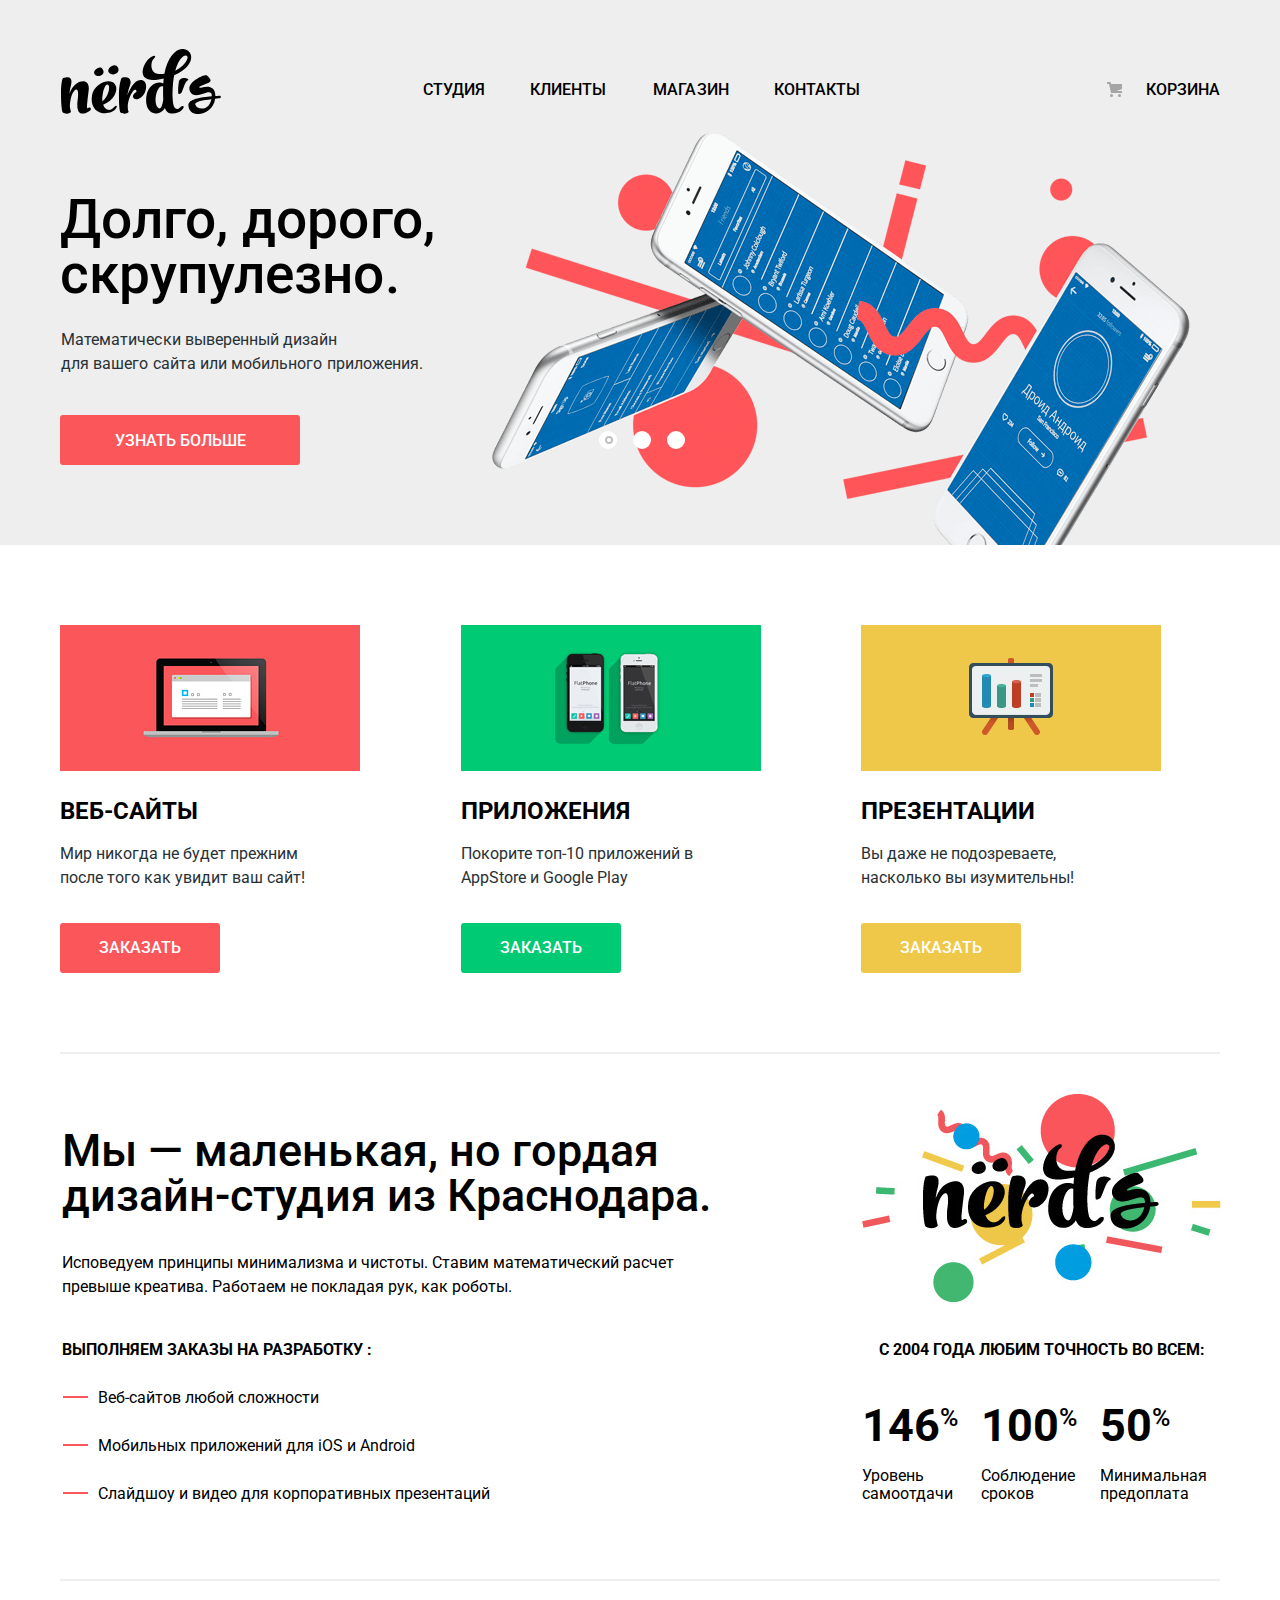
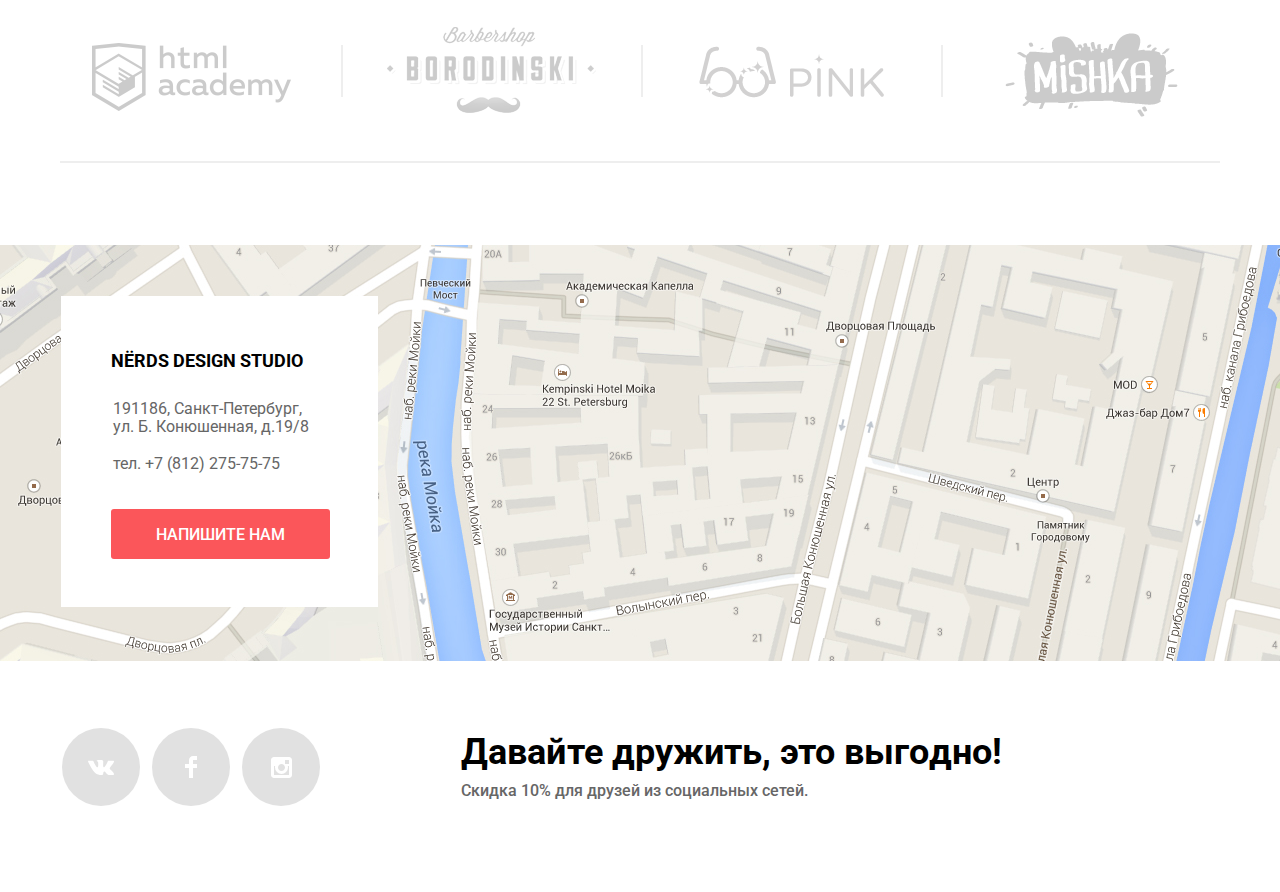
<file: index.html>
<!DOCTYPE html>
<html lang="ru">
  <head>
    <meta charset="utf-8">
    <title>Nerds</title>
	  <link href="https://fonts.googleapis.com/css?family=Roboto:400,500,700" rel="stylesheet">
    <link href="css/minnormalize.css" rel="stylesheet">
    <link href="css/minstyle.css" rel="stylesheet">
  </head>
  <body>
    <header class="page-header">
      <div class="container">
        <h1 class="visually-hidden">Nerds - дизайн студия из Краснодара</h1>
        <nav class="main-menu">
          <div class="main-header-logo">
            <a class="header-logo">
              <img src="img/nerds-logo.svg" width="160" height="65" alt="Nerds - дизайн студия">
            </a>
          </div>
          <div class="main-menu-wrapper">
            <ul class="main-menu-nav reset-list uppercase">
              <li><a href="#">Студия</a></li>
              <li><a href="#">Клиенты</a></li>
              <li><a href="catalog.html">Магазин</a></li>
              <li><a href="#">Контакты</a></li>
            </ul>
          </div>
          <div class="main-cart uppercase">
            <a href="#">Корзина</a>
          </div>
        </nav>
        <section class="slider">
          <div class="slider-container">
            <input class="visually-hidden slider-btn-1" type="radio" id="slider-btn-1" name="slider-btn" checked>
            <input class="visually-hidden slider-btn-2" type="radio" id="slider-btn-2" name="slider-btn">
            <input class="visually-hidden slider-btn-3" type="radio" id="slider-btn-3" name="slider-btn">
            <div class="slider-label">
              <label class="slider-label-item slider-item-1" for="slider-btn-1">1</label>
              <label class="slider-label-item slider-item-2" for="slider-btn-2">2</label>
              <label class="slider-label-item slider-item-3" for="slider-btn-3">3</label>
            </div>
            <ul class="slide reset-list">
              <li class="slide-text">
                <b class="slide-title">Долго, дорого,<br> скрупулезно.</b>
                <p>Математически выверенный дизайн<br> для вашего сайта или мобильного приложения.</p>
                <a class="btn uppercase" href="#">Узнать больше</a>
              </li>
              <li class="slide-text">
                <b class="slide-title">Любим математику как никто другой</b>
                <p>Никакого креатива, только математические формулы для расчета идеальных пропорций</p>
                <a class="btn uppercase" href="#">Узнать больше</a>
              </li>
              <li class="slide-text">
                <b class="slide-title">Только ночь,<br> только хардкор!</b>
                <p>Работать днем, как все? Мы против этого.<br>Ближе к полуночи работа только начинается.</p>
                <a class="btn uppercase" href="#">Узнать больше</a>
              </li>
            </ul>
          </div>
        </section>
      </div>
    </header>
    <main>
      <div class="container">
        <section class="promo-block">
          <ul class="reset-list promo-list">
            <li class="promo-item promo-item-site">
              <h2 class="uppercase">Веб-сайты</h2>
              <p>Мир никогда не будет прежним после того как увидит ваш сайт!</p>
              <a class="btn btn-first uppercase" href="#">Заказать</a>
            </li>
            <li class="promo-item promo-item-app">
              <h2 class="uppercase">Приложения</h2>
              <p>Покорите топ-10 приложений в AppStore и Google Play</p>
              <a class="btn btn-second uppercase" href="#">Заказать</a>
            </li>
            <li class="promo-item promo-item-presentation">
			        <h2 class="uppercase">Презентации</h2>
			        <p>Вы даже не подозреваете, насколько вы изумительны!</p>
			        <a class="btn btn-third uppercase" href="#">Заказать</a>
            </li>
           </ul>
         </section>
         <section class="about-us">
           <h2 class="visually-hidden">О нас</h2>
           <div class="about-us-left">
             <b class="left-title">Мы&nbsp;&mdash; маленькая, но гордая дизайн-студия из Краснодара.</b>
             <p class="left-text">Исповедуем принципы минимализма и чистоты. Ставим математический расчет превыше креатива. Работаем не покладая рук, как роботы.</p>
             <h3>Выполняем заказы на разработку :</h3>
             <ul class="about-us-list">
               <li class="about-us-list-item">
                 Веб-сайтов любой сложности
               </li>
               <li class="about-us-list-item">
                 Мобильных приложений для iOS и Android
               </li>
               <li class="about-us-list-item">
                 Слайдшоу и видео для корпоративных презентаций
               </li>
             </ul>
           </div>
           <div class="indicators">
             <img src="img/nerds-illustration.jpg" alt="Картинка логотипа" width="360" height="208">
             <b class="tagline uppercase">С 2004 года любим точность во всем:</b>
             <table>
               <tr class="about-us-right">
                 <th class="numbers">146<sup>%</sup></th>
                 <th class="numbers">100<sup>%</sup></th>
                 <th class="numbers">50<sup>%</sup></th>
               </tr>
               <tr>
                 <td class="description">Уровень самоотдачи</td>
                 <td class="description">Соблюдение сроков</td>
                 <td class="description">Минимальная предоплата</td>
               </tr>
             </table>
           </div>
         </section>
         <section class="partners">
           <h2 class="visually-hidden">Мы сотрудничаем с...</h2>
           <ul class="partners-list reset-list">
             <li class="partners-item">
               <a href="https://htmlacademy.ru/intensive/htmlcss">
                 <img src="img/logo-1.png" width="199" height="68" alt="html academy">
               </a>
             </li>
             <li class="partners-item">
               <a href="#">
                 <img src="img/logo-2.png" width="209" height="90" alt="borodinski">
               </a>
             </li>
             <li class="partners-item">
               <a href="#">
                 <img src="img/logo-3.png" width="185" height="52" alt="pink">
               </a>
             </li>
             <li class="partners-item">
               <a href="#">
                 <img src="img/logo-4.png" width="173" height="84" alt="mishka">
               </a>
             </li>
           </ul>
         </section>
       </div>
       <section class="map">
         <h2 class="visually-hidden">Гдe нас найти</h2>
         <div class="container map-block">
           <section class="contact">
             <h3 class="uppercase">Nёrds design studio</h3>
             <p class="address">191186, Санкт-Петербург, ул. Б. Конюшенная, д.19/8</p>
             <a class="phone" href="tel:+78122757575">тел. +7 (812) 275-75-75</a>
             <a class="btn js-btn-popup uppercase" href="writeus.html">Напишите нам</a>
           </section>
         </div>
         <iframe src="https://www.google.com/maps/embed?pb=!1m18!1m12!1m3!1d1998.6037999040354!2d30.322010416394033!3d59.938716271971415!2m3!1f0!2f0!3f0!3m2!1i1024!2i768!4f13.1!3m3!1m2!1s0x4696310fca5ba729:0xea9c53d4493c879f!2sBolshaya+Konyushennaya+ul.%2C+19%2C+Sankt-Peterburg%2C+Russia%2C+191186!5e0!3m2!1sen!2s!4v1441888483426" class="iframe" width="1200" height="420"></iframe>
       </section>
   </main>
   <footer class="footer-page">
     <div class="container">
       <div class="footer-page-wrapper">
         <section class="social-offer">
           <h2 class="visually-hidden">Мы в социальных сетях</h2>
           <ul class="social-icon reset-list">
             <li class="social-btn">
               <a href="#">
                 <span class="visually-hidden">Vkontakt</span>
               </a>
             </li>
             <li class="social-btn">
               <a href="#">
                 <span class="visually-hidden">Facebook</span>
               </a>
             </li>
             <li class="social-btn">
               <a href="#">
                 <span class="visually-hidden">Instagram</span>
               </a>
             </li>
           </ul>
         </section>
         <section class="footer-offer">
           <p>Давайте дружить, это выгодно!</p>
           <p>Скидка 10% для друзей из социальных сетей.</p>
         </section>
       </div>
     </div>
   </footer>
   <div class="container">
     <section class="popup" hidden>
       <h2>Напишите нам</h2>
       <form class="feedback" action="https://echo.htmlacademy.ru" method="post" novalidate>
         <p class="feedback-item">
           <label for="feedback-name">Ваше имя:</label>
           <input type="text" class="feedback-input" id="feedback-name" name="name" placeholder="Имя Фамилия" required>
         </p>
         <p class="feedback-item">
           <label for="feedback-email">Ваш e-mail</label>
           <input type="email" class="feedback-input" id="feedback-email" name="e-mail" placeholder="email@example.com" required>
         </p>
         <p class="feedback-item">
           <label for="feedback-letter">Текст письма:</label>
           <textarea id="feedback-letter" name="letter" placeholder="В свободной форме"></textarea>
         </p>
         <button class="btn uppercase" type="submit">Отправить</button>
       </form>
       <button class="popup-close" type="button"><span class="visually-hidden">Закрыть</span></button>
     </section>
   </div>
   <script src="js/minscript.js"></script>
 </body>
</html>
</file>
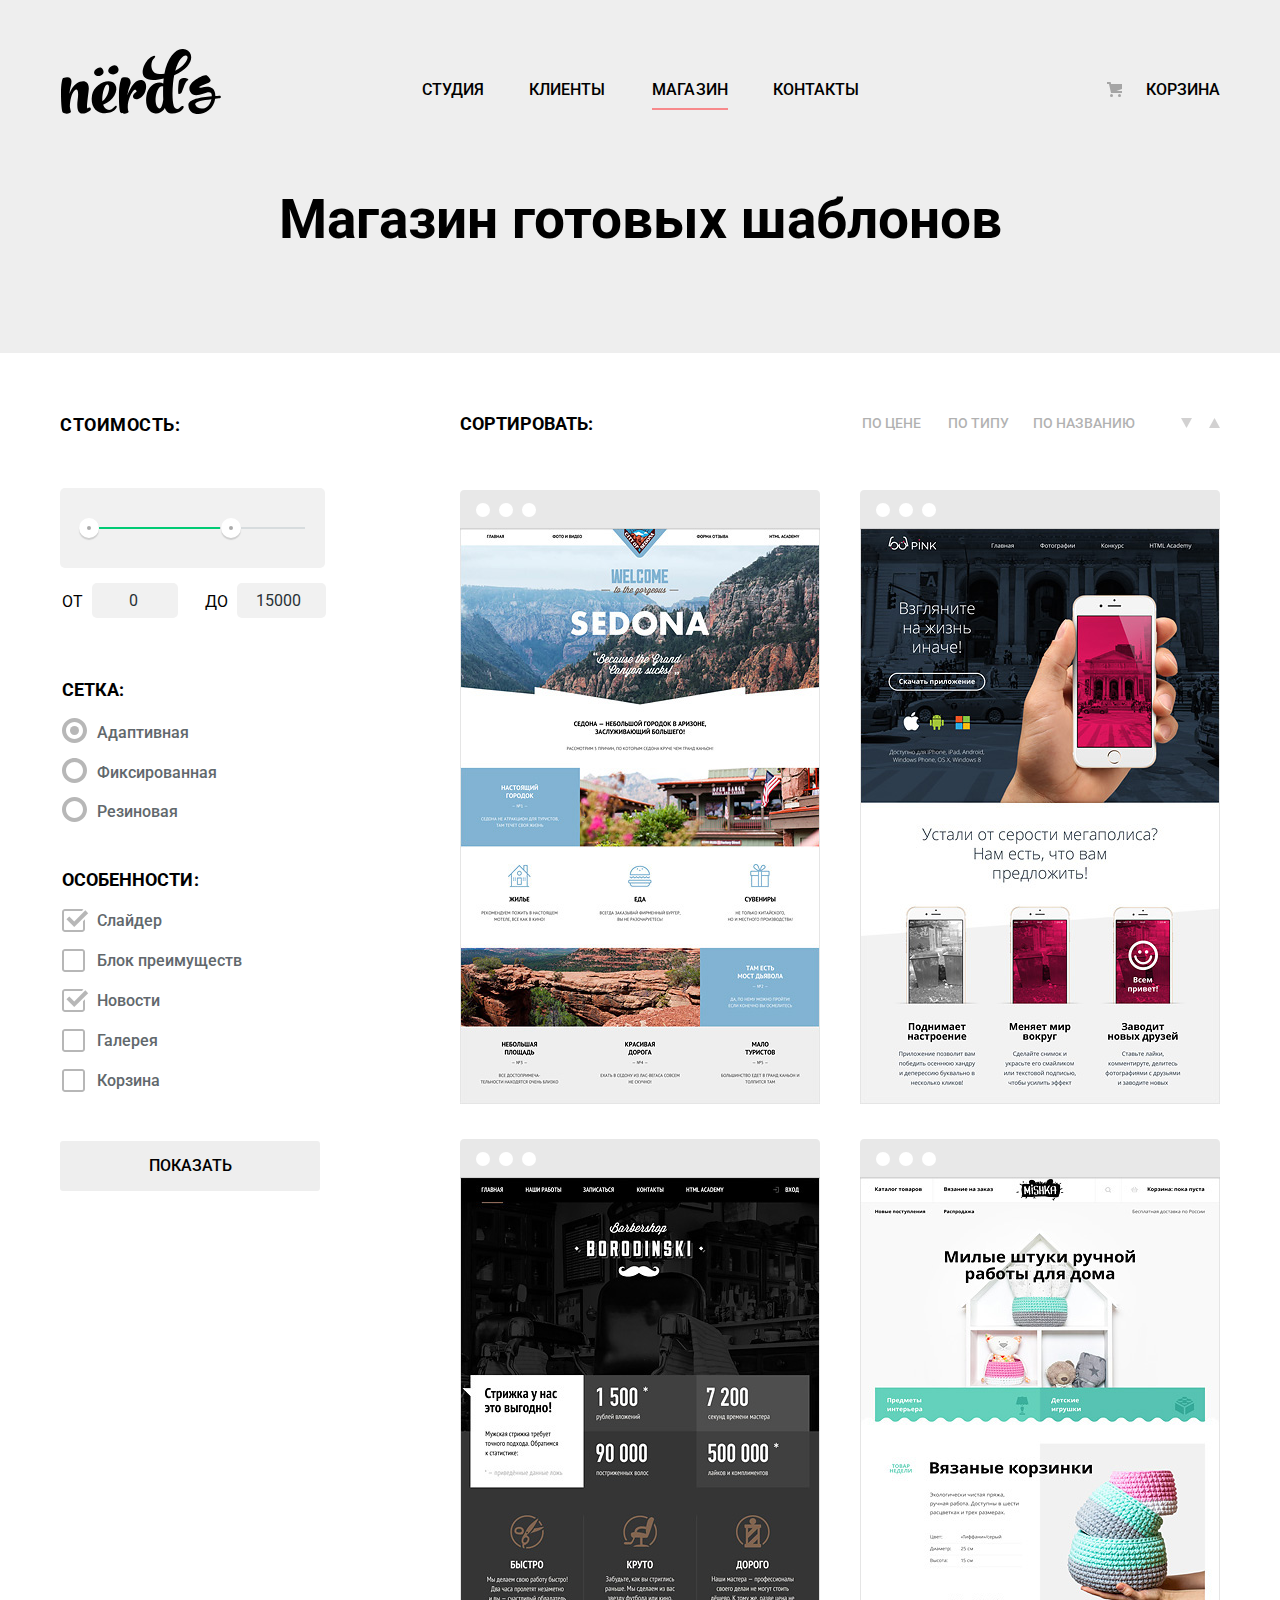
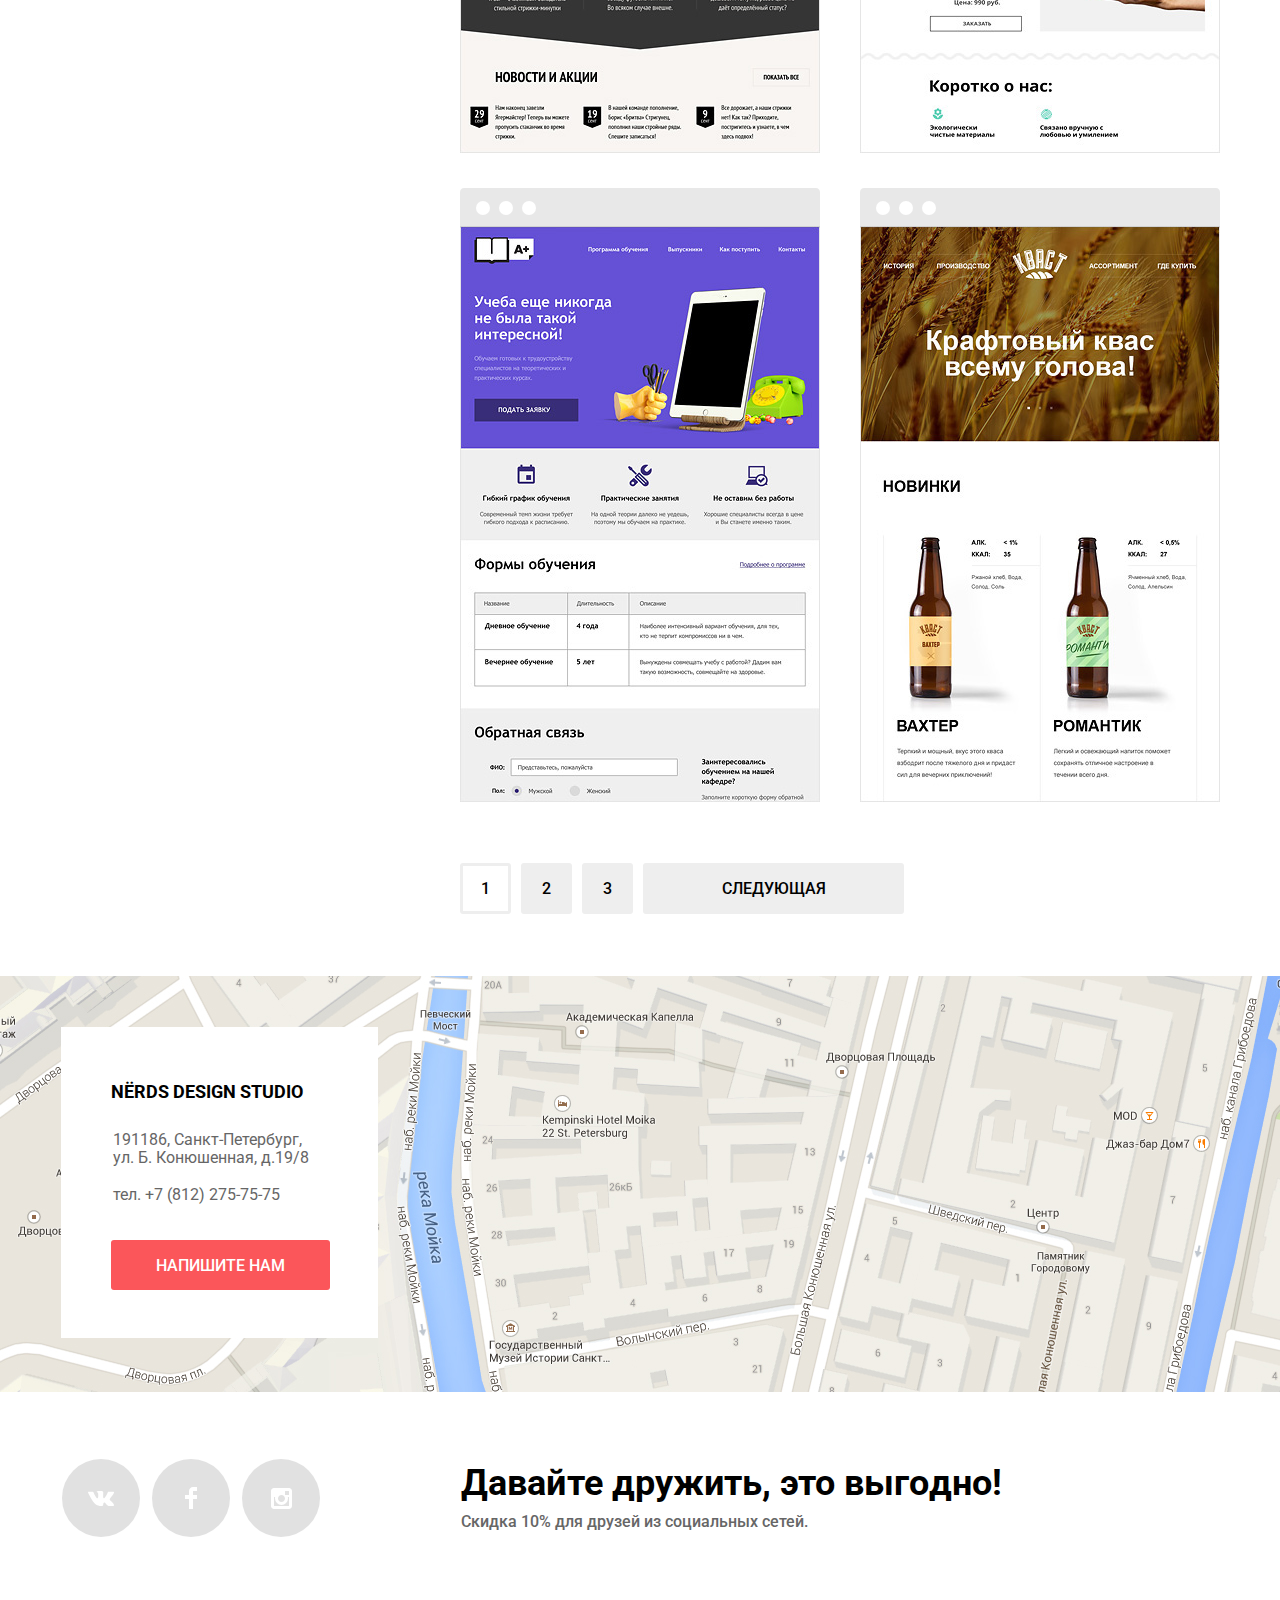
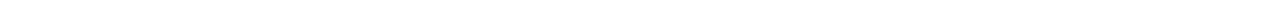
<file: catalog.html>
<!DOCTYPE html>
<html lang="ru">
  <head>
    <meta charset="UTF-8">
    <title>Nerds</title>
	   <link href="https://fonts.googleapis.com/css?family=Roboto:400,500,700" rel="stylesheet">
    <link href="css/minnormalize.css" rel="stylesheet">
    <link href="css/minstyle.css" rel="stylesheet">
  </head>
  <body>
    <header class="page-header-catalog">
      <div class="container">
        <h1 class="visually-hidden">Nerds - дизайн студия из Краснодара</h1>
        <nav class="main-menu main-menu-catalog">
          <div class="main-header-logo">
            <a class="header-logo"  href="index.html">
              <img src="img/nerds-logo.svg" width="160" height="65" alt="Nerds - дизайн студия">
            </a>
          </div>
          <div class="main-menu-wrapper-catalog">
            <ul class="main-menu-nav reset-list uppercase">
              <li><a href="#">Студия</a></li>
              <li><a href="#">Клиенты</a></li>
              <li class="active"><a class="current">Магазин</a></li>
              <li><a href="#">Контакты</a></li>
            </ul>
          </div>
          <div class="main-cart uppercase">
            <a href="#">Корзина</a>
          </div>
        </nav>
        <h1 class="catalog-title">Магазин готовых шаблонов</h1>
      </div>
    </header>
    <main class="main">
      <div class="container">
        <div class="container-column">
          <aside class="sorting-form">
            <form class="filter" method="get" action="https://echo.htmlacademy.ru">
              <fieldset class="price">
                <legend class="uppercase">Стоимость:</legend>
                <div class="range-filter">
                  <div class="range-controls">
                    <div class="scale">
                      <div class="bar"></div>
                    </div>
                    <div class="toggle toggle-min"></div>
                    <div class="toggle toggle-max"></div>
                  </div>
                  <div class="price-controls">
                    <label for="from-field" class="price-from">от</label>
                    <input id="from-field" type="number" name="from" value="0">
                    <label for="to-field" class="price-to">до</label>
                    <input id="to-field" type="number" name="to" value="15000">
                  </div>
                </div>
              </fieldset>
              <fieldset class="grid">
                <legend class="uppercase">Сетка:</legend>
                <ul class="filter-list reset-list">
                  <li class="filter-item">
                    <input class="filter-input filter-radio" type="radio" name="grid" value="adaptive" id="filter-adaptive" checked>
                    <label class="filter-label" for="filter-adaptive">Адаптивная</label>
                  </li>
                  <li class="filter-item">
                    <input class="filter-input filter-radio" type="radio" name="grid" value="fixed" id="filter-fixed">
                    <label class="filter-label" for="filter-fixed">Фиксированная</label>
                  </li>
                  <li class="filter-item">
                    <input class="filter-input filter-radio" type="radio" name="grid" value="rubber" id="filter-rubber">
                    <label class="filter-label" for="filter-rubber">Резиновая</label>
                  </li>
                </ul>
              </fieldset>
              <fieldset class="particulars">
                <legend class="uppercase">Особенности:</legend>
                <ul class="particulars-list reset-list">
                  <li class="particulars-item">
                    <input class="filter-input filter-checkbox" type="checkbox" name="slider" id="filter-slider" checked>
                    <label class="filter-label" for="filter-slider">Слайдер</label>
                  </li>
                  <li class="particulars-item">
                    <input class="filter-input filter-checkbox" type="checkbox" name="advantage" id="filter-advantage">
                    <label class="filter-label" for="filter-advantage">Блок преимуществ</label>
                  </li>
                  <li class="particulars-item">
                    <input class="filter-input filter-checkbox" type="checkbox" name="news" id="filter-news" checked>
                    <label class="filter-label" for="filter-news">Новости</label>
                  </li>
                  <li class="particulars-item">
                    <input class="filter-input filter-checkbox" type="checkbox" name="gallery" id="filter-gallery">
                    <label class="filter-label" for="filter-gallery">Галерея</label>
                  </li>
                  <li class="particulars-item">
                    <input class="filter-input-checkbox filter-checkbox" type="checkbox" name="basket" id="filter-basket">
                    <label class="filter-label" for="filter-basket">Корзина</label>
                  </li>
                </ul>
              </fieldset>
              <button class="btn filter-btn uppercase" type="submit">Показать</button>
            </form>
          </aside>
          <div class="catalog-page-shop">
            <section class="shop-sort">
              <h2 class="visually-hidden">Способ сортировки</h2>
              <b class="uppercase">Сортировать:</b>
              <ul class="reset-list">
                <li><a class="sorting" href="#">По цене</a></li>
                <li><a class="sorting" href="#">По типу</a></li>
                <li><a class="sorting" href="#">По названию</a></li>
              </ul>
              <div class="shop-sort-control">
                <a class="sort-btn up-btn" href="#">
                  <img src="img/icon-down-dir.svg" alt="" width="11" height="10">
                </a>
                <a class="sort-btn down-btn" href="#">
                  <img src="img/icon-up-dir.svg" alt="" width="11" height="10">
                </a>
              </div>
            </section>
            <section class="content-items">
              <h2 class="visually-hidden">Примеры веб-сайтов</h2>
              <ul class="shop-selection reset-list">
                <li class="item-img">
                  <a href="#">
                    <img src="img/sedona.jpg" width="360" height="576" alt="sedona">
                  </a>
                  <div class="item-buy">
                    <h3><a class="catalog-item uppercase" href="#">sedona</a></h3>
                    <p>Информационный сайт для туристов</p>
                    <a class="btn" href="#">9&thinsp;900 р.</a>
                  </div>
                </li>
                <li class="item-img">
                  <a href="#">
                    <img src="img/pink.jpg" width="360" height="576" alt="pink">
                  </a>
                  <div class="item-buy">
                    <h3><a class="catalog-item uppercase" href="#">pink</a></h3>
                    <p>Продуктовый лендинг приложения для iOS и Android</p>
                    <a class="btn" href="#">9&thinsp;900 р.</a>
                  </div>
                </li>
                <li class="item-img">
                  <a href="#">
                    <img src="img/borodinski.jpg" width="360" height="576" alt="borodinski">
                  </a>
                  <div class="item-buy">
                    <h3><a class="catalog-item uppercase" href="#">borodinski</a></h3>
                    <p>Сайт салона красоты. Для мужчин, да.</p>
                    <a class="btn" href="#">9&thinsp;900 р.</a>
                  </div>
                </li>
                <li class="item-img">
                  <a href="#">
                    <img src="img/mishka.jpg" width="360" height="576" alt="mishka">
                  </a>
                  <div class="item-buy">
                    <h3><a class="catalog-item uppercase" href="#">mishka</a></h3>
                    <p>Интернет магазин вязанных игрушек</p>
                    <a class="btn" href="#">9&thinsp;900 р.</a>
                  </div>
                </li>
                <li class="item-img">
                  <a href="#">
                    <img src="img/aplus.jpg" width="360" height="576" alt="a plus">
                  </a>
                  <div class="item-buy">
                    <h3><a class="catalog-item uppercase" href="#">a plus</a></h3>
                    <p>Лендинг курсов повышения квалификации</p>
                    <a class="btn" href="#">9&thinsp;900 р.</a>
                  </div>
                </li>
                <li class="item-img">
                  <a href="#">
                    <img src="img/kvast.jpg" width="360" height="576" alt="кваст">
                  </a>
                  <div class="item-buy">
                    <h3><a class="catalog-item uppercase" href="#">кваст</a></h3>
                    <p>Промо-сайт производителя крафтового кваса</p>
                    <a class="btn" href="#">9&thinsp;900 р.</a>
                  </div>
                </li>
              </ul>
            </section>
            <nav>
              <ul class="paginator-list reset-list">
                <li><a  class="paginator-item-current">1</a></li>
                <li><a class="paginator-item" href="#">2</a></li>
                <li><a class="paginator-item" href="#">3</a></li>
                <li><a class="paginator-item paginator-btn uppercase" href="#">Следующая</a></li>
              </ul>
            </nav>
          </div>
        </div>
      </div>
      <section class="map">
        <h2 class="visually-hidden">Гдe нас найти</h2>
        <div class="container map-block">
          <section class="contact">
            <h3 class="uppercase">Nёrds design studio</h3>
            <p class="address">191186, Санкт-Петербург, ул. Б. Конюшенная, д.19/8</p>
            <a class="phone" href="tel:+78122757575">тел. +7 (812) 275-75-75</a>
            <a class="btn js-btn-popup uppercase" href="writeus.html">Напишите нам</a>
          </section>
        </div>
        <iframe src="https://www.google.com/maps/embed?pb=!1m18!1m12!1m3!1d1998.6037999040354!2d30.322010416394033!3d59.938716271971415!2m3!1f0!2f0!3f0!3m2!1i1024!2i768!4f13.1!3m3!1m2!1s0x4696310fca5ba729:0xea9c53d4493c879f!2sBolshaya+Konyushennaya+ul.%2C+19%2C+Sankt-Peterburg%2C+Russia%2C+191186!5e0!3m2!1sen!2s!4v1441888483426" class="iframe" width="1200" height="420"></iframe>
      </section>
    </main>
    <footer class="footer-page">
      <div class="container">
        <div class="footer-page-wrapper">
          <section class="social-offer">
            <h2 class="visually-hidden">Мы в социальных сетях</h2>
            <ul class="social-icon reset-list">
              <li class="social-btn">
                <a href="#">
                  <span class="visually-hidden">Vkontakt</span>
                </a>
              </li>
              <li class="social-btn">
                <a href="#">
                  <span class="visually-hidden">Facebook</span>
                </a>
              </li>
              <li class="social-btn">
                <a href="#">
                  <span class="visually-hidden">Instagram</span>
                </a>
              </li>
            </ul>
          </section>
          <section class="footer-offer">
            <p>Давайте дружить, это выгодно!</p>
            <p>Скидка 10% для друзей из социальных сетей.</p>
          </section>
        </div>
      </div>
    </footer>
    <div class="container">
      <section class="popup" hidden>
        <h2>Напишите нам</h2>
        <form class="feedback" action="https://echo.htmlacademy.ru" method="post" novalidate>
          <p class="feedback-item">
            <label for="feedback-name">Ваше имя:</label>
            <input type="text" class="feedback-input" id="feedback-name" name="name" placeholder="Имя Фамилия" required>
          </p>
          <p class="feedback-item">
            <label for="feedback-email">Ваш e-mail</label>
            <input type="email" class="feedback-input" id="feedback-email" name="e-mail" placeholder="email@example.com" required>
          </p>
          <p class="feedback-item">
            <label for="feedback-letter">Текст письма:</label>
            <textarea id="feedback-letter" name="letter" placeholder="В свободной форме"></textarea>
          </p>
          <button class="btn uppercase" type="submit">Отправить</button>
        </form>
        <button class="popup-close" type="button"><span class="visually-hidden">Закрыть</span></button>
      </section>
    </div>
    <script src="js/minscript.js"></script>
  </body>
</html>
</file>
<file: css/minstyle.css>
body {margin: 0;padding: 0;min-width: 1200px;font-family: "Roboto", Arial, sans-serif;font-size: 16px;font-weight: 400;line-height: 1.5;}a {text-decoration: none;color: inherit;font: inherit;}.container {width: 1160px;padding-right: 10px;padding-left: 10px;margin: 0 auto;}.reset-list {margin: 0;padding: 0;list-style: none;}.uppercase {text-transform: uppercase;font-weight: 500;}.visually-hidden {position: absolute;width: 1px;height: 1px;clip: rect(0, 0, 0, 0);}.page-header {padding-top: 49px;background-color: #eeeeee;}.page-header-catalog {padding-top: 49px;background-color: #eeeeee;min-height: 304px;margin-bottom: 40px;}.page-header-catalog h1 {margin-top: 61px;text-align: center;font-size: 55px;}.main-menu {display: -webkit-box;display: -ms-flexbox;display: flex;-webkit-box-align: center;-ms-flex-align: center;align-items: center;font-size: 16px;font-weight: 500;line-height: 1;color: #000000;}.main-menu-wrapper {min-width: 560px;margin-left: 62px;margin-top: 14px;}.main-menu-wrapper-catalog {min-width: 560px;margin-left: 61px;margin-top: 25px;}.main-menu-nav {display: -webkit-box;display: -ms-flexbox;display: flex;-webkit-box-pack: start;-ms-flex-pack: start;justify-content: flex-start;-ms-flex-wrap: wrap;flex-wrap: wrap;padding: 0;}.main-menu-nav li {margin-top: 5px;margin-bottom: 5px;margin-right: 45px;letter-spacing: 0.05px;}.main-menu-nav li:nth-child(2) {margin-right: 47px;letter-spacing: 0;}.main-menu-nav li:nth-child(4) {margin-right: 0;}.main-menu-nav a, .main-cart a {color: #000000;}.main-menu-nav a:not(.current):hover, .main-cart a:hover {color: #fb565a;}.main-menu-nav a:not(.current):active, .main-cart a:active {opacity: 0.3;color: #000000;}.main-menu-nav .active {padding-bottom: 10px;border-bottom: 2px solid #f7898b;}.main-cart {position: relative;margin-top: 14px;margin-left: auto;}.main-cart a::before {content: "";position: absolute;left: -39px;width: 15px;height: 15px;background-image: url("../img/cart-icon.svg");background-repeat: no-repeat;opacity: 0.3;}.main-cart-catalog a::before {content: "";position: absolute;left: -39px;width: 15px;height: 15px;background-image: url("../img/cart-icon.svg");background-repeat: no-repeat;opacity: 0.3;}.header-logo {width: 160px;height: 72px;padding-left: 1px;margin-right: 140px;}.header-logo[href]:hover, .header-logo[href]:focus {opacity: 0.8;}.header-logo[href]:active {opacity: 0.3;}.slider-container {width: 1160px;margin: 0 auto;padding: 0 21px 0 0;-webkit-box-sizing: border-box;box-sizing: border-box;}.slider {position: relative;background-color: #eeeeee;}.slider-label {position: absolute;left: 50%;bottom: 104px;width: 160px;height: 18px;font-size: 0;text-align: center;-webkit-transform: translateX(-50%);-ms-transform: translateX(-50%);transform: translateX(-50%);}.slider-label label {position: relative;display: inline-block;vertical-align: middle;width: 18px;height: 18px;padding: 8px;border-radius: 50%;cursor: pointer;}.slider-label label::after {content: "";position: absolute;top: 8px;left: 10px;width: 18px;height: 18px;background: #ffffff;border-radius: 50%;}.slide {margin: 0;padding: 0;margin-bottom: 80px;}.slide-text {display: none;padding: 75px 2px 80px 0;}.slide-text p {max-width: 430px;margin: 0;margin-top: 26px;margin-bottom: 39px;padding-left: 1px;color: #283136;letter-spacing: 0.05px;}.slide-text:nth-child(1) {background-image: url("../img/slide1.png");background-repeat: no-repeat;background-position: 98% 15px;}.slide-text:nth-child(2) {background-image: url("../img/slide2.png");background-repeat: no-repeat;background-position: 100% 0;}.slide-text:nth-child(3) {background-image: url("../img/slide3.png");background-repeat: no-repeat;background-position: 100% 20px;}.slider-btn-1:checked ~ .slide .slide-text:nth-child(1) {display: block;}.slider-btn-2:checked ~ .slide .slide-text:nth-child(2) {display: block;}.slider-btn-3:checked ~ .slide .slide-text:nth-child(3) {display:block;}.slider-btn-1:checked ~ .slider-label .slider-item-1::before, .slider-btn-2:checked ~ .slider-label .slider-item-2::before, .slider-btn-3:checked ~ .slider-label .slider-item-3::before {content: "";position: absolute;left: 58%;top: 50%;width: 4px;height: 4px;margin: -4px;background-color: inherit;border: 2px solid #c1c1c1;border-radius: 50%;z-index: 2;}.slide-title {display: block;max-width: 600px;margin: 0;font-size: 55px;line-height: 1;font-weight: 500;letter-spacing: 0.05px;}.slide-title:nth-child(2) {width: 300px;}.btn {display: block;padding: 18px 0;padding-bottom: 16px;width: 240px;font-size: 16px;line-height: 1;color: #ffffff;text-align: center;text-decoration: none;background-color: #fb565a;border-radius: 3px;border: none;}.btn:hover, .btn:focus {background-color: #e74246;}.btn:active {background-color: #d7373b;color: rgba(255,255,255,0.3);-webkit-box-shadow: 0 3px rgba(0,0,0,0.1) inset;box-shadow: 0 3px rgba(0,0,0,0.1) inset;}.promo-block {padding-bottom: 79px;border-bottom: 2px solid #eeeeee;margin-bottom: 74px;}.promo-block a {color: #ffffff;font-size: 16px;line-height: 1.125;}.promo-list {display: -webkit-box;display: -ms-flexbox;display: flex;margin: 0;}.promo-list h2 {font-size: 24px;font-weight: bold;line-height: 1.25;margin: 0;margin-right: 162px;}.promo-list p {padding-right: 22px;color: #283136;}.promo-item {width: 300px;padding-top: 171px;padding-right: 0;margin-right: 100px;background-repeat: no-repeat;background-position: 0 0;}.promo-item-site {background-image: url("../img/illustration-1.jpg");margin-right: 101px;}.promo-item-app {background-image: url("../img/illustration-2.jpg");margin-right: 100px;}.promo-item-presentation {background-image: url("../img/illustration-3.jpg");margin-right:0;}.promo-list .btn {width: 160px;}.btn-first, .btn-second, .btn-third {margin-top: 33px;padding: 16px 0;}.btn-second {background-color: #00ca74;}.btn-second:hover, .btn-second:focus {background-color: #00bc6c;}.btn-third {background-color: #efc84a;}.btn-third:hover, .btn-third:focus {background-color: #eab534;}.about-us {display: -webkit-box;display: -ms-flexbox;display: flex;-webkit-box-pack: justify;-ms-flex-pack: justify;justify-content: space-between;margin-bottom: 33px;padding-left: 2px;}.about-us-left {min-width: 660px;}.about-us-left p {padding-bottom: 23px;}.about-us-list {margin-top: 6px;padding-left: 36px;list-style:none;}.about-us-list-item {position: relative;padding-bottom: 24px;}.about-us-list-item::before {content: "";position: absolute;top: 10px;left: -35px;width: 25px;height: 2px;background-color: #fb565a;}.indicators {min-width: 420px;padding-left: 89px;text-align: center;}.indicators img {margin-top: -34px;padding-bottom: 29px;padding-left: 40px;}.tagline {display: block;font-weight: 700;padding-bottom: 38px;padding-left: 42px;}.about-us table {text-align: center;margin-left: 48px;}.about-us td {text-align: left;padding-right: 20px;}.about-us td:nth-child(3) {padding-right: 0;}.left-title {font-size: 45px;font-weight: 500;line-height: 1;padding: 0;padding-bottom: 16px;margin: 0;}.about-us-left b {margin-bottom: 1px;letter-spacing: 0.05px }.about-us-left .left-text {margin-bottom: 0;margin-top: 33px;font-size: 16px;}.about-us-left h3 {display: inline-block;vertical-align: center;margin-bottom: 10px;font-weight: bold;font-size: 16px;text-transform: uppercase;padding-bottom: 8px;}.about-us-right {font-size: 45px;line-height: 1;font-weight: 700;}.about-us-right td {padding-right: 16px;font-weight: 700;}.numbers {padding-bottom: 16px;padding-right: 20px;}.numbers:nth-child(3) {padding-right: 60px;}.numbers sup {top: -15px;font-weight: 500;font-size: 25px;}.description {line-height: 18px;}.partners {margin-bottom: 80px;}.partners img {width: auto;}.partners a {opacity: 0.2;}.partners a:hover, .partners a:focus {opacity: 1;}.partners a:active {opacity: 0.1;}.partners-list {display: -webkit-box;display: -ms-flexbox;display: flex;-ms-flex-pack: distribute;justify-content: space-around;-webkit-box-align: center;-ms-flex-align: center;align-items: center;padding-top: 36px;padding-bottom: 37px;border-top: 2px solid #eeeeee;border-bottom: 2px solid #eeeeee;}.partners-item {position: relative;text-align: center;width: 22%;padding-right: 40px;padding-left: 3px;padding-top: 10px;}.partners-item:nth-child(1) {padding-top: 20px;}.partners-item:nth-child(4) {padding-right: 0;padding-top: 16px;}.partners-item::after {content: "";display: block;position: absolute;top: 50%;right: 16px;width: 2px;height: 52px;-webkit-transform: translateY(-50%);-ms-transform: translateY(-50%);transform: translateY(-50%);background-color: #eeeeee;}.partners-item:last-of-type::after {display: none;}.map-block {position: relative;}.contact {position: absolute;display: -webkit-box;display: -ms-flexbox;display: flex;-webkit-box-orient: vertical;-webkit-box-direction: normal;-ms-flex-direction: column;flex-direction: column;top: 53px;left: 11px;padding: 49px 67px 48px 50px;width: 200px;z-index: 1;background-color: #ffffff;}.iframe {border: 0;width: 100%;height: 420px;display: block;background-image: url("../img/maps.jpg");background-position: 50%;background-repeat: no-repeat;}.contact h3 {font-weight: 700;font-size: 18px;line-height: 1.8125;margin: 0;padding-bottom: 22px;}.address, .phone {margin:0;padding:0;color:#666666;}.address {line-height: 18px;margin-bottom: 19px;padding-left: 2px;}.phone {line-height: 18px;margin-bottom: 36px;padding-left: 2px;}.js-btn-popup {width: 219px;}.container-column {display: -webkit-box;display: -ms-flexbox;display: flex;-webkit-box-pack: justify;-ms-flex-pack: justify;justify-content: space-between;}.sorting-form {display: inline-block;vertical-align: top;width: 260px;}.sorting-form fieldset {border: none;}.filter {width: 260px;-ms-flex-negative: 0;flex-shrink: 0;margin-top: 17px;}.filter-input, .filter-label {color: #283136;}.filter-input:hover + .filter-label, .filter-input:focus + .filter-label {color: #000000;}.price {margin: 0;margin-bottom: 57px;padding: 0;border: none;}.price legend {font-size: 18px;line-height: 1.375;font-weight: 700;}.range-controls {position: relative;height: 41px;width: 225px;margin-top: 25px;margin-bottom: 15px;padding-top: 39px;padding-right: 20px;padding-left: 20px;background-color: #f1f1f1;border-radius: 5px;}.range-controls .scale {height: 2px;background: #d7dcde;}.range-controls .bar {width: 122px;height: 2px;margin-left: 18px;background: #00ca74;}.range-controls .toggle {position: absolute;top: 30px;left: 0;width: 4px;height: 4px;padding: 0;border: 8px solid #ffffff;background-color :#ababab;-webkit-box-shadow: 0 2px 1px 0 #cfcfcf;box-shadow: 0 2px 1px 0 #cfcfcf;border-radius: 50%;cursor: pointer;}.range-controls .toggle-min {left: 19px;}.range-controls .toggle-max {left: 161px;}.price-controls {display: -webkit-box;display: -ms-flexbox;display: flex;-webkit-box-pack: justify;-ms-flex-pack: justify;justify-content: space-between;-webkit-box-align: stretch;-ms-flex-align: stretch;align-items: stretch;font-size: 0;}.price-controls label {max-width: calc(100% - 80px);padding-right: 9px;padding-top: 7px;padding-left: 2px;font-size: 16px;text-transform: uppercase;}.price-controls input {width: 60px;padding: 8px 10px;padding-top: 9px;padding-left: 19px;margin-right: 25px;font-size: 16px;text-align: center;color: #283136;border: none;border-radius: 5px;background: #f1f1f1;}.price-controls input:nth-child(2) {padding-right: 7px;}.price-to {text-align: right;}.grid {margin-bottom: 14px;padding-left: 0;font-size: 18px;}.particulars {margin-bottom: 22px;padding-left: 0;padding-top: 0;}.filter-list, .particulars-list {margin: 0;padding: 0;}.filter-item, .particulars-item {padding-bottom: 16px;}.filter-item:nth-child(1) {padding-bottom: 13px;}.filter-item:nth-child(2) {padding-bottom: 12px;}.main legend {font-weight: 700;line-height: 30px;margin-bottom: 23px;letter-spacing: 0.5px;}.grid legend {margin-bottom: 6px;letter-spacing: 0.05px;}.particulars legend {margin-bottom: 14px;font-size: 18px;line-height: 30px;letter-spacing: 0.05px;}.filter .filter-radio, .filter .filter-checkbox {display: none;}.filter-radio + label, .filter-checkbox + label {position: relative;font-weight: 500;font-size: 16px;line-height: 1.25;padding-left: 35px;background-repeat: no-repeat;color: #61686c;}.filter-radio + label:hover, .filter-checkbox + label:hover {color: #000000;}.filter-radio + label::before, .filter-checkbox + label::before {content: "";display: inline-block;position: absolute;left: 0;vertical-align: middle;height: 25px;width: 27px;opacity: 0.4;}.filter-radio + label:hover::before, .filter-checkbox + label:hover::before {opacity: 1;}.filter-radio:disabled + label, .filter-checkbox:disabled + label {opacity: 0.3;}.filter-radio:checked + label::before {background-image: url("../img/radio-on.svg");background-repeat: no-repeat;}.filter-radio + label::before {background-image: url("../img/radio-off.svg");background-repeat: no-repeat;}.filter-checkbox:checked + label::before{background-image: url("../img/checkbox-on.svg") ;background-repeat: no-repeat;}.filter-checkbox + label::before {background-image: url("../img/checkbox-off.svg");background-repeat: no-repeat;}.filter-btn {width: 260px;font-weight: 500;text-align: center;vertical-align: middle;padding: 17px 0;color: #000000;background-color: #eeeeee;border: none;border-radius: 3px;}.filter-btn:hover, .filter-btn:focus {background-color: #dfdfdf;}.filter-btn:active {background-color: #d5d5d5;color: rgba(0,0,0,0.3);-webkit-box-shadow: 0 3px rgba(0,0,0,0.1) inset;box-shadow: 0 3px rgba(0,0,0,0.1) inset;}.catalog-page-shop {display: -webkit-box;display: -ms-flexbox;display: flex;-webkit-box-orient: vertical;-webkit-box-direction: normal;-ms-flex-direction: column;flex-direction: column;width: 760px;}.shop-sort {margin-bottom: 53px;margin-top: 18px;}.shop-sort b {display: inline-block;vertical-align: middle;margin-top: 0;margin-right: 238px;min-width: 160px;font-size: 18px;font-weight: 700;line-height: 1;color: #000000;}.shop-sort a {color: #000000;text-transform: uppercase;}.shop-sort ul {display: inline-block;vertical-align: center;padding: 0;}.shop-sort li {display: inline-block;vertical-align: center;margin-right: 27px;font-size: 14px;font-weight: 500;line-height: 18px;}.shop-sort li:nth-child(1) {margin-right: 23px;color: #000000;}.shop-sort li:nth-child(2) {margin-right: 20px;}.shop-sort li:nth-child(3) {margin-right: 32px;}.sorting {opacity: 0.3;}.sorting:hover, .sorting:focus {opacity: 0.6;color: #000000;}.up-btn {margin-left: 10px;color: #000000;}.down-btn {margin-left: 13px;}.sorting:active, .up-btn:active, .down-btn:active {opacity: 1;color: #000000;}.shop-sort-control {display: inline-block;vertical-align: center;}.sort-btn {opacity: 0.2;}.sort-btn:hover, .sort-btn:focus {opacity: 0.6;}.sort-btn:active {opacity: 1;}.content-items {padding-right: 20px;margin-right: auto;margin-left: auto;margin-bottom: 61px;}.shop-selection {margin: 0;padding: 0;display: -webkit-box;display: -ms-flexbox;display: flex;-ms-flex-wrap: wrap;flex-wrap: wrap;-webkit-box-pack: justify;-ms-flex-pack: justify;justify-content: space-between;width: 760px;list-style: none;text-align: center;}.item-img {position: relative;width: 360px;padding-top: 40px;margin-bottom: 33px;}.item-img:nth-child(5), .item-img:nth-child(6) {margin-bottom: 0;}.item-img:hover {-webkit-box-shadow: 0px 6px 15px 0 rgba(0, 1, 1, 0.25);box-shadow: 0px 6px 15px 0 rgba(0, 1, 1, 0.25);background-color: #ffffff;}.item-img:hover .item-buy {display: block;}.item-img img {display: block;}.item-img::before {content: "";position: absolute;top: 2px;right: 0;left: 0;height: 40px;background: url("../img/browser.svg") 0 0 no-repeat;opacity: 0.12;}.item-img:hover::before {opacity: 1;}.item-buy {display: none;position: absolute;right: 0;left: 0;bottom: 0;margin: 0;padding: 0 50px;min-height: 230px;text-align: center;background-color: #eeeeee;}.item-buy a {display: block;margin: 0 auto;width: 200px;}.item-buy p {max-height: 386px;overflow-y: auto;}.item-buy .btn {background-color: #fb565a;color: #ffffff;margin-bottom: 50px;}.item-buy .btn:hover {background-color: #e74246;}.item-buy .btn:active {background-color: #d7373b;-webkit-box-shadow: inset 0px 3px 0 0 rgba(0,1,1,0.1);box-shadow: inset 0px 3px 0 0 rgba(0,1,1,0.1);}.catalog-item {font-size: 17.5px;line-height: 2;font-weight: bold;color: #000000;text-align: center;}.catalog-item p {font-size: 16px;line-height: 1.125;color: #666666;text-align: center;}.paginator-list {margin: 0;padding: 0;margin-bottom: 60px;}.paginator-list li {display: inline-block;vertical-align: center;vertical-align: top;margin-right: 6px;}.paginator-list a {display: inline-block;text-align: center;min-width: 45px;min-height: 45px;margin: 0;font-size: 16px;font-weight: 500;line-height: 2.8125;border-radius: 3px;background-color: #eeeeee;border: 3px solid #eeeeee;color: #000000;}.paginator-list .paginator-item-current {background-color: #ffffff;border: 3px solid #eeeeee;}.paginator-list .paginator-btn {min-width: 255px;}.paginator-list .paginator-item:hover {background-color: #dfdfdf;border: 3px solid #dfdfdf;}.paginator-item:active {background-color: #d5d5d5;color: #a9a9a9;-webkit-box-shadow: 0 -3px #bfbfbf;box-shadow: 0 -3px #bfbfbf;}.footer-page-wrapper {display: -webkit-box;display: -ms-flexbox;display: flex;-webkit-box-align: center;-ms-flex-align: center;align-items: center;margin-top: 63px;margin-bottom: 63px;padding-right: 15px;}.social-offer {width: 267px;margin-right: 138px;margin-top: 2px;padding-left: 2px;}.social-offer a {display: -webkit-box;display: -ms-flexbox;display: flex;-webkit-box-orient: horizontal;-webkit-box-direction: normal;-ms-flex-direction: row;flex-direction: row;-webkit-box-pack: center;-ms-flex-pack: center;justify-content: center;-webkit-box-align: center;-ms-flex-align: center;align-items: center;width: 78px;height: 78px;}.social-icon {display: -webkit-box;display: -ms-flexbox;display: flex;}.social-btn {background-color: #e1e1e1;border-radius: 50%;}.social-btn:nth-child(1) {background-image: url("../img/vk-icon.svg");background-repeat: no-repeat;background-position: 50% 50%;}.social-btn:nth-child(2) {background-image: url("../img/fb-icon.svg");background-repeat: no-repeat;background-position: 50% 50%;}.social-btn:nth-child(3) {background-image: url("../img/insta-icon.svg");background-repeat: no-repeat;background-position: 50% 50%;}.social-btn:nth-child(1), .social-btn:nth-child(2) {margin-right: 12px;}.social-btn:hover, .social-btn:focus {background-color: #e74246;}.social-btn:active {background-color: #d7373b;}.footer-offer {width: 760px;}.footer-offer p {font-weight: 500;line-height: 22px;margin: 0;padding-top: 6px;color: #666666;}.footer-offer p:nth-child(1) {font-size: 36px;font-weight: 700;line-height: 1;padding-bottom: 4px;padding-top: 3px;color: #000000;letter-spacing: 0.05px;}.popup {position: fixed;-webkit-box-sizing: border-box;box-sizing: border-box;left: 50%;bottom: 172px;width: 960px;height: 590px;margin-left: -474px;padding-left: 100px;padding-top: 53px;padding-right: 80px;padding-bottom: 84px;background-color: #ffffff;-webkit-box-shadow: 0 0 40px 0 #636464;box-shadow: 0 0 40px 0 #636464;z-index: 3;}.popup h2 {margin: 0;font-size: 45px;font-weight: 500;color: #000000;}.feedback {display: -webkit-box;display: -ms-flexbox;display: flex;-webkit-box-pack: justify;-ms-flex-pack: justify;justify-content: space-between;-ms-flex-wrap: wrap;flex-wrap: wrap;width: 760px;}.feedback-item:first-of-type {margin-right: 40px;}.feedback-item:nth-of-type(3) {-ms-flex-preferred-size: 100%;flex-basis: 100%;margin-bottom: 37px;margin-top: 17px;}.feedback-item {-webkit-box-flex: 1;-ms-flex-positive: 1;flex-grow: 1;margin-top: 30px;}.feedback-input {-webkit-box-sizing: border-box;box-sizing: border-box;width: 100%;height: 50px;padding: 6px 10px 10px 13px;border: 2px solid #d7dcde;}.feedback-input:hover {border-color: #b4b9bb;}.feedback-input:invalid {color: #e74246;border-color: currentColor;}.feedback label {display: block;margin-bottom: 10px;font-weight: 700;line-height: 18px;}.feedback textarea {-webkit-box-sizing: border-box;box-sizing: border-box;width: 100%;min-height: 120px;padding: 12px 13px;border: 2px solid #d7dcde;resize: vertical;}.feedback textarea:hover {border: 2px solid #b4b9bb;}.feedback input:focus, .feedback textarea:focus {border: 2px solid #000000;}.popup .btn {margin-bottom: 84px;width: 260px;}.popup-close {position: absolute;top: 78px;right: 90px;width: 22px;height: 22px;font-size: 0;background-color: #ffffff;border: 0;cursor: pointer;}.popup-close::before, .popup-close:after {content: "";position: absolute;top: 6px;left: 1px;width: 25px;height: 3px;background-color: #fecccd;}.popup-close:hover::before, .popup-close:focus::before, .popup-close:hover::after, .popup-close:focus::after {background-color: #e74246;}.popup-close:active::before, .popup-close:active::after {opacity: 0.2;}.popup-close::before {-webkit-transform: rotate(45deg);-ms-transform: rotate(45deg);transform: rotate(45deg);}.popup-close::after {-webkit-transform: rotate(-45deg);-ms-transform: rotate(-45deg);transform: rotate(-45deg);}.popup-show {display: block;-webkit-animation: zoom 0.6s;animation: zoom 0.6s;}.popup-error {-webkit-animation: shake 0.6s;animation: shake 0.6s;}@-webkit-keyframes shake {0%, 100% {-webkit-transform: translateX(0);transform: translateX(0);}10%, 30%, 50%, 70%, 90% {-webkit-transform: translateX(-10px);transform: translateX(-10px);}20%, 40%, 60%, 80% {-webkit-transform: translateX(10px);transform: translateX(10px);}}@keyframes shake {0%, 100% {-webkit-transform: translateX(0);transform: translateX(0);}10%, 30%, 50%, 70%, 90% {-webkit-transform: translateX(-10px);transform: translateX(-10px);}20%, 40%, 60%, 80% {-webkit-transform: translateX(10px);transform: translateX(10px);}}@-webkit-keyframes zoom {0% {-webkit-transform: scale(0.01);transform: scale(0.01);}20% {-webkit-transform: scale(0.2);transform: scale(0.2);}40% {-webkit-transform:scale(0.4);transform:scale(0.4);}60% {-webkit-transform: scale(0.6);transform: scale(0.6);}80% {-webkit-transform:scale(0.8);transform:scale(0.8);}90% {-webkit-transform: scale(0.9);transform: scale(0.9);}100% {-webkit-transform:scale(1);transform:scale(1);}}@keyframes zoom {0% {-webkit-transform: scale(0.01);transform: scale(0.01);}20% {-webkit-transform: scale(0.2);transform: scale(0.2);}40% {-webkit-transform:scale(0.4);transform:scale(0.4);}60% {-webkit-transform: scale(0.6);transform: scale(0.6);}80% {-webkit-transform:scale(0.8);transform:scale(0.8);}90% {-webkit-transform: scale(0.9);transform: scale(0.9);}100% {-webkit-transform:scale(1);transform:scale(1);}}
</file>
<file: css/minnormalize.css>
html {line-height: 1.15;-webkit-text-size-adjust: 100%;}body {margin: 0;}h1 {font-size: 2em;margin: 0.67em 0;}hr {box-sizing: content-box;height: 0;overflow: visible;}pre {font-family: monospace, monospace;font-size: 1em;}a {background-color: transparent;}abbr[title] {border-bottom: none;text-decoration: underline;text-decoration: underline dotted;}b, strong {font-weight: bolder;}code, kbd, samp {font-family: monospace, monospace;font-size: 1em;}small {font-size: 80%;}sub, sup {font-size: 75%;line-height: 0;position: relative;vertical-align: baseline;}sub {bottom: -0.25em;}sup {top: -0.5em;}img {border-style: none;}button, input, optgroup, select, textarea {font-family: inherit;font-size: 100%;line-height: 1.15;margin: 0;}button, input {overflow: visible;}button, select {text-transform: none;}button, [type="button"], [type="reset"], [type="submit"] {-webkit-appearance: button;}button::-moz-focus-inner, [type="button"]::-moz-focus-inner, [type="reset"]::-moz-focus-inner, [type="submit"]::-moz-focus-inner {border-style: none;padding: 0;}button:-moz-focusring, [type="button"]:-moz-focusring, [type="reset"]:-moz-focusring, [type="submit"]:-moz-focusring {outline: 1px dotted ButtonText;}fieldset {padding: 0.35em 0.75em 0.625em;}legend {box-sizing: border-box;color: inherit;display: table;max-width: 100%;padding: 0;white-space: normal;}progress {vertical-align: baseline;}textarea {overflow: auto;}[type="checkbox"], [type="radio"] {box-sizing: border-box;padding: 0;}[type="number"]::-webkit-inner-spin-button, [type="number"]::-webkit-outer-spin-button {height: auto;}[type="search"] {-webkit-appearance: textfield;outline-offset: -2px;}[type="search"]::-webkit-search-decoration {-webkit-appearance: none;}::-webkit-file-upload-button {-webkit-appearance: button;font: inherit;}details {display: block;}summary {display: list-item;}template {display: none;}[hidden] {display: none;}
</file>
